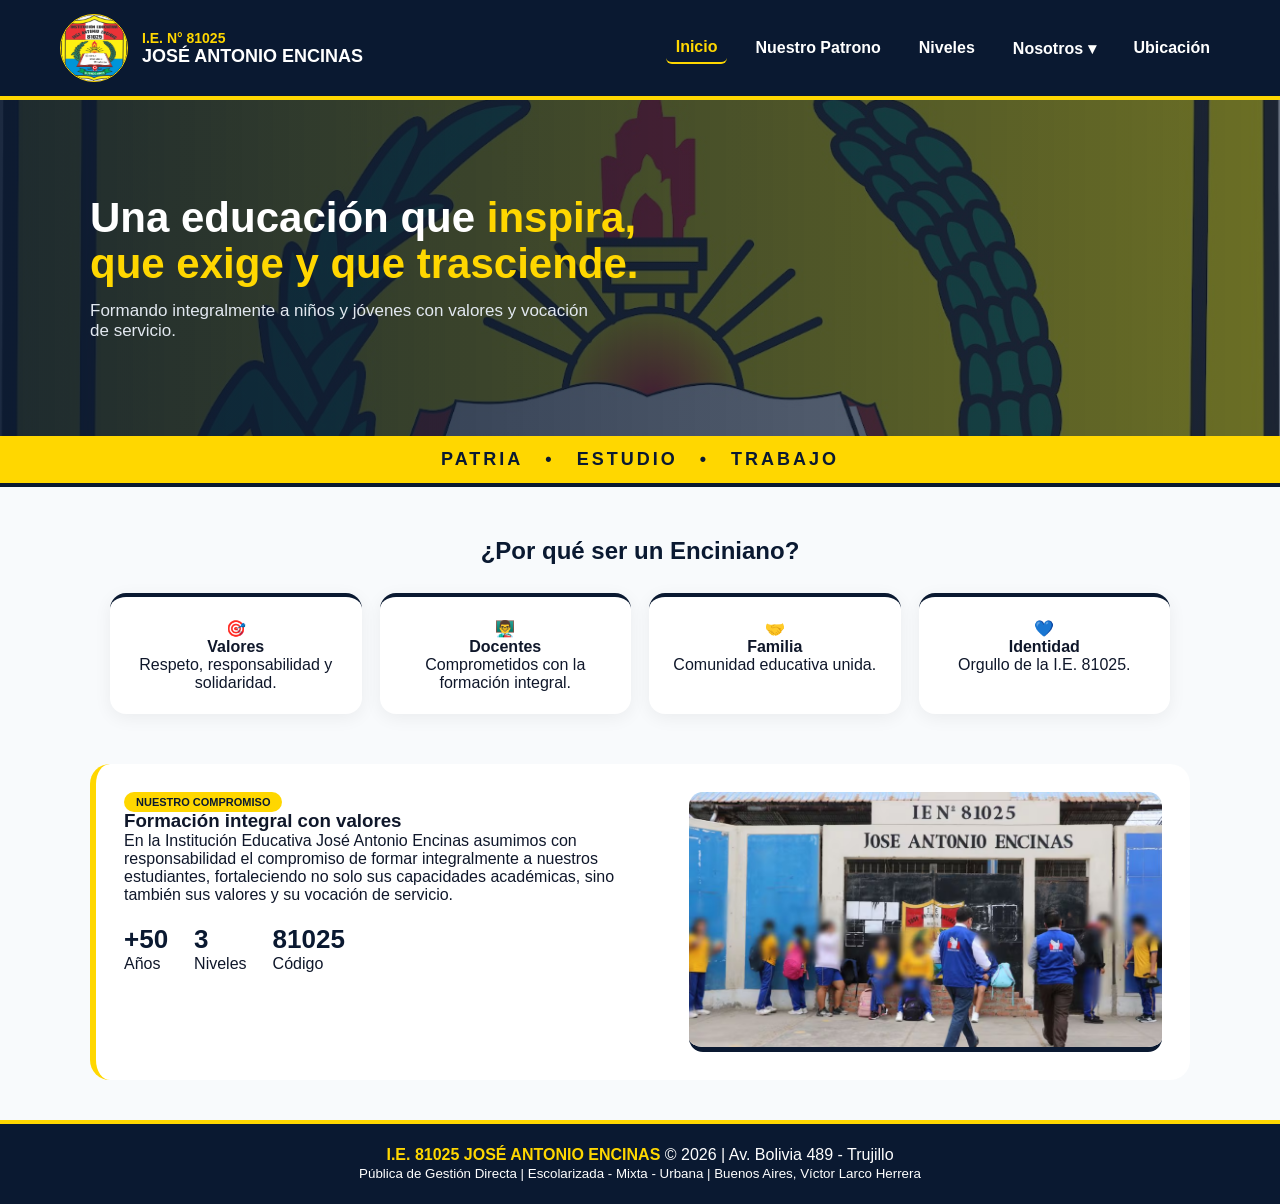
<file: html/index.html>
<!DOCTYPE html>
<html lang="es">
<head>
  <meta charset="UTF-8">
  <meta name="viewport" content="width=device-width, initial-scale=1.0">
  <meta name="description" content="Sitio oficial de la I.E. 81025 José Antonio Encinas - Trujillo">
  <title>I.E. 81025 JOSÉ ANTONIO ENCINAS</title>
  <link rel="stylesheet" href="../css/style.css">
</head>
<body>

  <header class="header-azul">
    <nav aria-label="Navegación principal">
      <div class="logo">
        <img src="../img/Cole.jpeg" alt="Insignia I.E. 81025 José Antonio Encinas" width="70" height="70">
        <h1>
          <small>I.E. N° 81025</small>
          JOSÉ ANTONIO ENCINAS
        </h1>
      </div>

      <div class="menu">
        <a href="index.html" aria-current="page">Inicio</a>
        <a href="../html/inspiracion.html">Nuestro Patrono</a>
        <a href="niveles.html">Niveles</a>
        <div class="dropdown">
          <button 
            type="button"
            class="btn-menu-dropdown" 
            id="btnNosotros" 
            aria-expanded="false" 
            aria-haspopup="true" 
            aria-controls="menuNosotros"
          >
            Nosotros ▾
          </button>
          <div id="menuNosotros" class="dropdown-menu" role="menu">
            <a href="mision.html" role="menuitem">Misión y Visión</a>
            <a href="resena.html" role="menuitem">Reseña Histórica</a>
          </div>
        </div>

        <a href="ubicacion.html">Ubicación</a>
      </div>
    </nav>
  </header>

  <section class="hero" role="banner">
    <div class="hero-text">
      <h2>
        Una educación que 
        <span>inspira, que exige y que trasciende.</span>
      </h2>
      <p class="hero-desc">
        Formando integralmente a niños y jóvenes con valores y vocación de servicio.
      </p>
    </div>
  </section>

  <section class="lema-bar" aria-label="Lema institucional">
    <div class="lema-item">PATRIA</div>
    <div class="lema-dot" aria-hidden="true">•</div>
    <div class="lema-item">ESTUDIO</div>
    <div class="lema-dot" aria-hidden="true">•</div>
    <div class="lema-item">TRABAJO</div>
  </section>

  <main id="contenido">

    <section class="pilares" aria-labelledby="titulo-pilares">
      <h3 id="titulo-pilares">¿Por qué ser un Enciniano?</h3>
      <div class="grid-4">
        <article class="pilar-card">
          <div class="icon" aria-hidden="true">🎯</div>
          <h4>Valores</h4>
          <p>Respeto, responsabilidad y solidaridad.</p>
        </article>
        <article class="pilar-card">
          <div class="icon" aria-hidden="true">👨‍🏫</div>
          <h4>Docentes</h4>
          <p>Comprometidos con la formación integral.</p>
        </article>
        <article class="pilar-card">
          <div class="icon" aria-hidden="true">🤝</div>
          <h4>Familia</h4>
          <p>Comunidad educativa unida.</p>
        </article>
        <article class="pilar-card">
          <div class="icon" aria-hidden="true">💙</div>
          <h4>Identidad</h4>
          <p>Orgullo de la I.E. 81025.</p>
        </article>
      </div>
    </section>

    <section class="historia-resumen">
      <div class="historia-text">
        <span class="eyebrow">NUESTRO COMPROMISO</span>
        <h3>Formación integral con valores</h3>
        <p>
          En la <span class="colegio-resaltado">Institución Educativa José Antonio Encinas</span> 
          asumimos con responsabilidad el compromiso de formar integralmente a nuestros 
          estudiantes, fortaleciendo no solo sus capacidades académicas, sino también 
          sus valores y su vocación de servicio.
        </p>
        <div class="stats">
          <div><strong>+50</strong><span>Años</span></div>
          <div><strong>3</strong><span>Niveles</span></div>
          <div><strong>81025</strong><span>Código</span></div>
        </div>
      </div>
      <div class="historia-img">
        <img src="../img/col.avif" alt="Fachada del colegio José Antonio Encinas" loading="lazy">
      </div>
    </section>

  </main>

   <footer class="footer-azul">
    <p><strong>I.E. 81025 JOSÉ ANTONIO ENCINAS</strong> © 2026 | Av. Bolivia 489 - Trujillo</p>
    <small>Pública de Gestión Directa | Escolarizada - Mixta - Urbana | Buenos Aires, Víctor Larco Herrera</small>
  </footer>

  <script src="../js/index.js"></script>
</body>
</html>
</file>
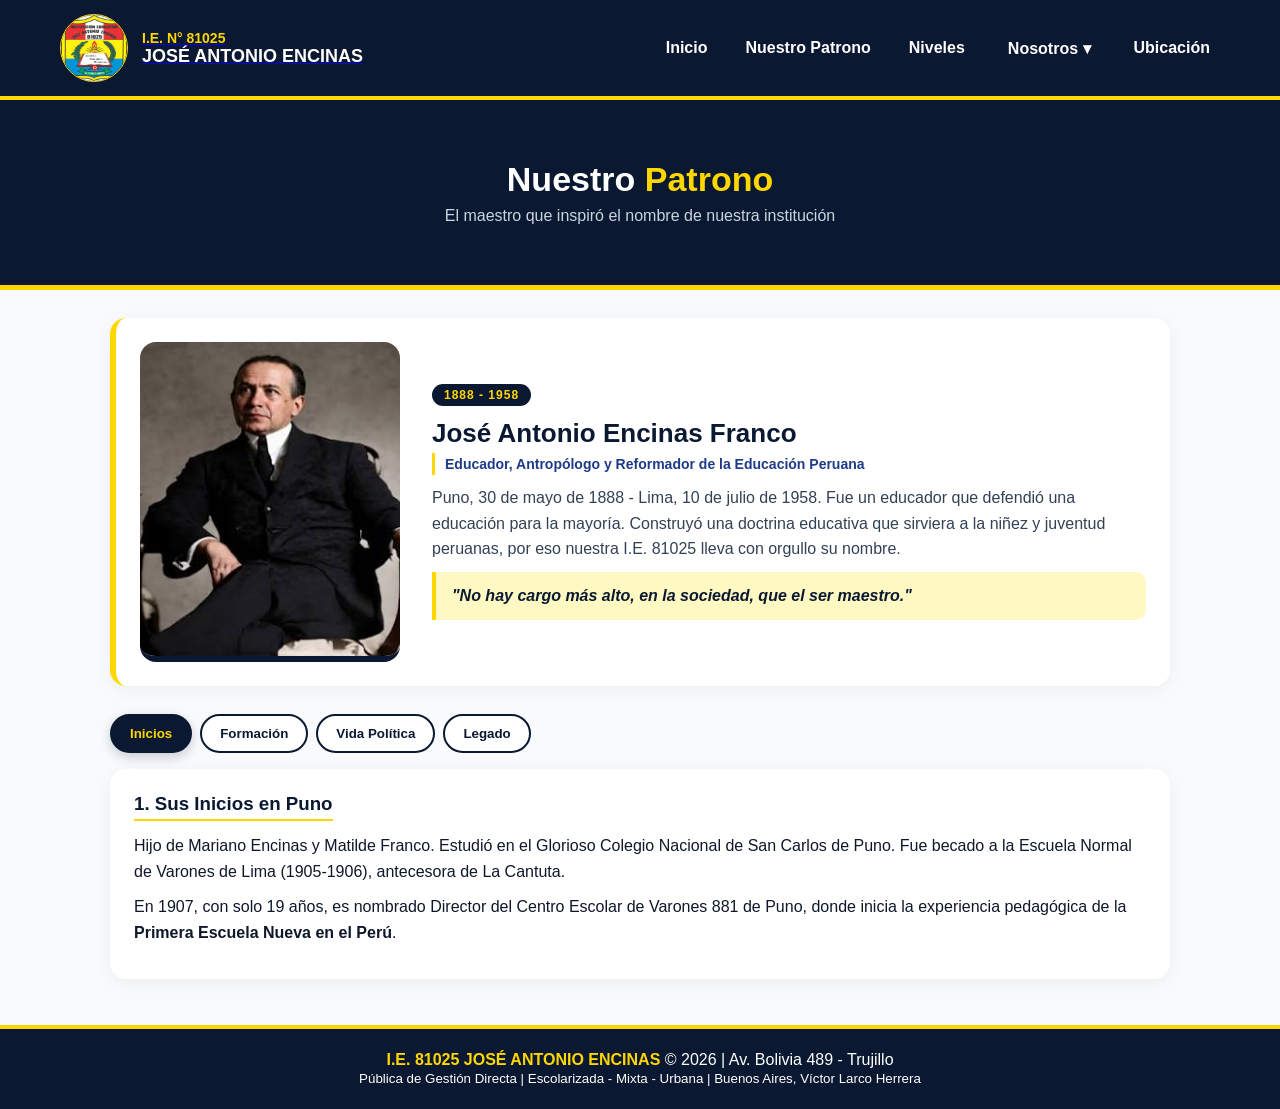
<file: html/inspiracion.html>
<!DOCTYPE html>
<html lang="es">
<head>
  <meta charset="UTF-8">
  <meta name="viewport" content="width=device-width, initial-scale=1">
  <meta name="description" content="Biografía de José Antonio Encinas Franco, patrono de la I.E. 81025">
  <title>Patrono | I.E. 81025 José Antonio Encinas</title>
  <link rel="stylesheet" href="../css/style.css">
  <link rel="stylesheet" href="../css/inspo.css">
</head>
<body>
<header class="header-azul">
  <nav>
    <a href="index.html" class="logo">
      <img src="../img/Cole.jpeg" alt="Insignia">
      <h1><small>I.E. N° 81025</small> JOSÉ ANTONIO ENCINAS</h1>
    </a>
    <div class="menu">
      <a href="index.html">Inicio</a>
      <a href="inspiracion.html">Nuestro Patrono</a> 
      <a href="niveles.html" class="active">Niveles</a>
      <div class="dropdown">
        <button type="button" class="btn-menu-dropdown" id="btnNosotros">Nosotros ▾</button>
        <div id="menuNosotros" class="dropdown-menu">
          <a href="mision.html">Misión y Visión</a>
          <a href="resena.html">Reseña Histórica</a>
          
        </div>
      </div>
      <a href="ubicacion.html">Ubicación</a>
    </div>
  </nav>
</header>

  <section class="hero-mini" role="banner">
    <div class="hero-mini-content">
      <h2>Nuestro <span>Patrono</span></h2>
      <p>El maestro que inspiró el nombre de nuestra institución</p>
    </div>
  </section>

  <main id="contenido" class="patrono-wrap">

    <!-- PRESENTACION -->
    <section class="card presentacion">
      <div class="presentacion-img">
        <img src="../img/Encinas.jpg" alt="Retrato de José Antonio Encinas Franco">
      </div>
      <div class="presentacion-texto">
        <span class="badge">1888 - 1958</span>
        <h2>José Antonio Encinas Franco</h2>
        <p class="cargo">Educador, Antropólogo y Reformador de la Educación Peruana</p>
        <p class="resumen">
          Puno, 30 de mayo de 1888 - Lima, 10 de julio de 1958. Fue un educador que defendió 
          una educación para la mayoría. Construyó una doctrina educativa que sirviera a la 
          niñez y juventud peruanas, por eso nuestra I.E. 81025 lleva con orgullo su nombre.
        </p>
        <blockquote class="frase">
          "No hay cargo más alto, en la sociedad, que el ser maestro."
        </blockquote>
      </div>
    </section>

    <!-- BIOGRAFIA EN TABS INTERACTIVOS -->
    <div class="tabs" role="tablist" aria-label="Biografía de Encinas">
      <button role="tab" aria-selected="true" aria-controls="tab1" id="btn-tab1" class="tab-btn active">Inicios</button>
      <button role="tab" aria-selected="false" aria-controls="tab2" id="btn-tab2" class="tab-btn">Formación</button>
      <button role="tab" aria-selected="false" aria-controls="tab3" id="btn-tab3" class="tab-btn">Vida Política</button>
      <button role="tab" aria-selected="false" aria-controls="tab4" id="btn-tab4" class="tab-btn">Legado</button>
    </div>

    <div class="tabs-contenido">
      <section id="tab1" role="tabpanel" aria-labelledby="btn-tab1" class="card tab-panel active">
        <h3>1. Sus Inicios en Puno</h3>
        <p>
          Hijo de Mariano Encinas y Matilde Franco. Estudió en el Glorioso Colegio Nacional 
          de San Carlos de Puno. Fue becado a la Escuela Normal de Varones de Lima (1905-1906),
          antecesora de La Cantuta.
        </p>
        <p>
          En 1907, con solo 19 años, es nombrado Director del Centro Escolar de Varones 881 de Puno,
          donde inicia la experiencia pedagógica de la <strong>Primera Escuela Nueva en el Perú</strong>.
        </p>
      </section>

      <section id="tab2" role="tabpanel" aria-labelledby="btn-tab2" class="card tab-panel" hidden>
        <h3>2. Formación Internacional</h3>
        <ul class="lista">
          <li>Bachiller y Doctor en Letras y Jurisprudencia - UNMSM</li>
          <li>M.Sc. en Antropología - Universidad de Cambridge, Inglaterra</li>
          <li>Doctor en Ciencias de la Educación - Universidad de La Sorbona, París</li>
          <li>Estudios en Bolonia, Padua y Oxford. Becario Carnegie 1927</li>
          <li>Profesor de Psicología en la Universidad de San Carlos de Guatemala</li>
        </ul>
      </section>
      <section id="tab3" role="tabpanel" aria-labelledby="btn-tab3" class="card tab-panel" hidden>
        <h3>3. Vida Política y Exilio</h3>
        <p>
          Diputado por Puno en 1919 para la Asamblea que dio la Constitución de 1920.
          Diputado por Lima hasta 1924. Su oposición a la reelección de Leguía le valió ser 
          deportado a Guatemala.
        </p>
        <p>
          A su retorno en 1930 tras la caída de Leguía, fue nombrado <strong>Rector de la 
          Universidad Nacional Mayor de San Marcos en 1931</strong>. Entre 1933 y 1950 fue 
          desterrado 3 veces. Senador por Puno en 1945 y reelecto en 1950.
        </p>
      </section>

      <section id="tab4" role="tabpanel" aria-labelledby="btn-tab4" class="card tab-panel destacado" hidden>
        <h3>4. Su Legado: El Plan Dalton</h3>
        <p>
          El 30 de mayo de 1933 funda junto a sus hermanos el <strong>Colegio Dalton en Lince, Lima</strong>,
          para poner en práctica el innovador sistema de la pedagoga norteamericana Helen Parkhurst.
        </p>
        <p>
          <strong>¿Por qué nuestro colegio lleva su nombre?</strong> Porque Encinas luchó por una escuela 
          pública, gratuita, crítica y centrada en el niño, no en la memorización. Su obra 
          <em>"Un Ensayo de Escuela Nueva en el Perú"</em> (1932) es la base de la educación moderna peruana.
        </p>
        <button class="btn-libros" id="btnObras" aria-expanded="false" aria-controls="obras">
          Ver sus obras principales ▾
        </button>
        <div id="obras" class="obras-ocultas" hidden>
          <p>
            • Un Ensayo de escuela nueva en el Perú<br>
            • La educación: su función social<br>
            • Causas de la Criminalidad Indígena<br>
            • Historia de las universidades de Bolonia y Padua
          </p>
        </div>
      </section>
    </div>

  </main>

  <!-- FOOTER IGUAL AL INDEX -->
  <footer class="footer-azul">
    <p><strong>I.E. 81025 JOSÉ ANTONIO ENCINAS</strong> © 2026 | Av. Bolivia 489 - Trujillo</p>
    <small>Pública de Gestión Directa | Escolarizada - Mixta - Urbana | Buenos Aires, Víctor Larco Herrera</small>
  </footer>

  <script src="../js/inspo.js"></script>
</body>
</html>
</file>
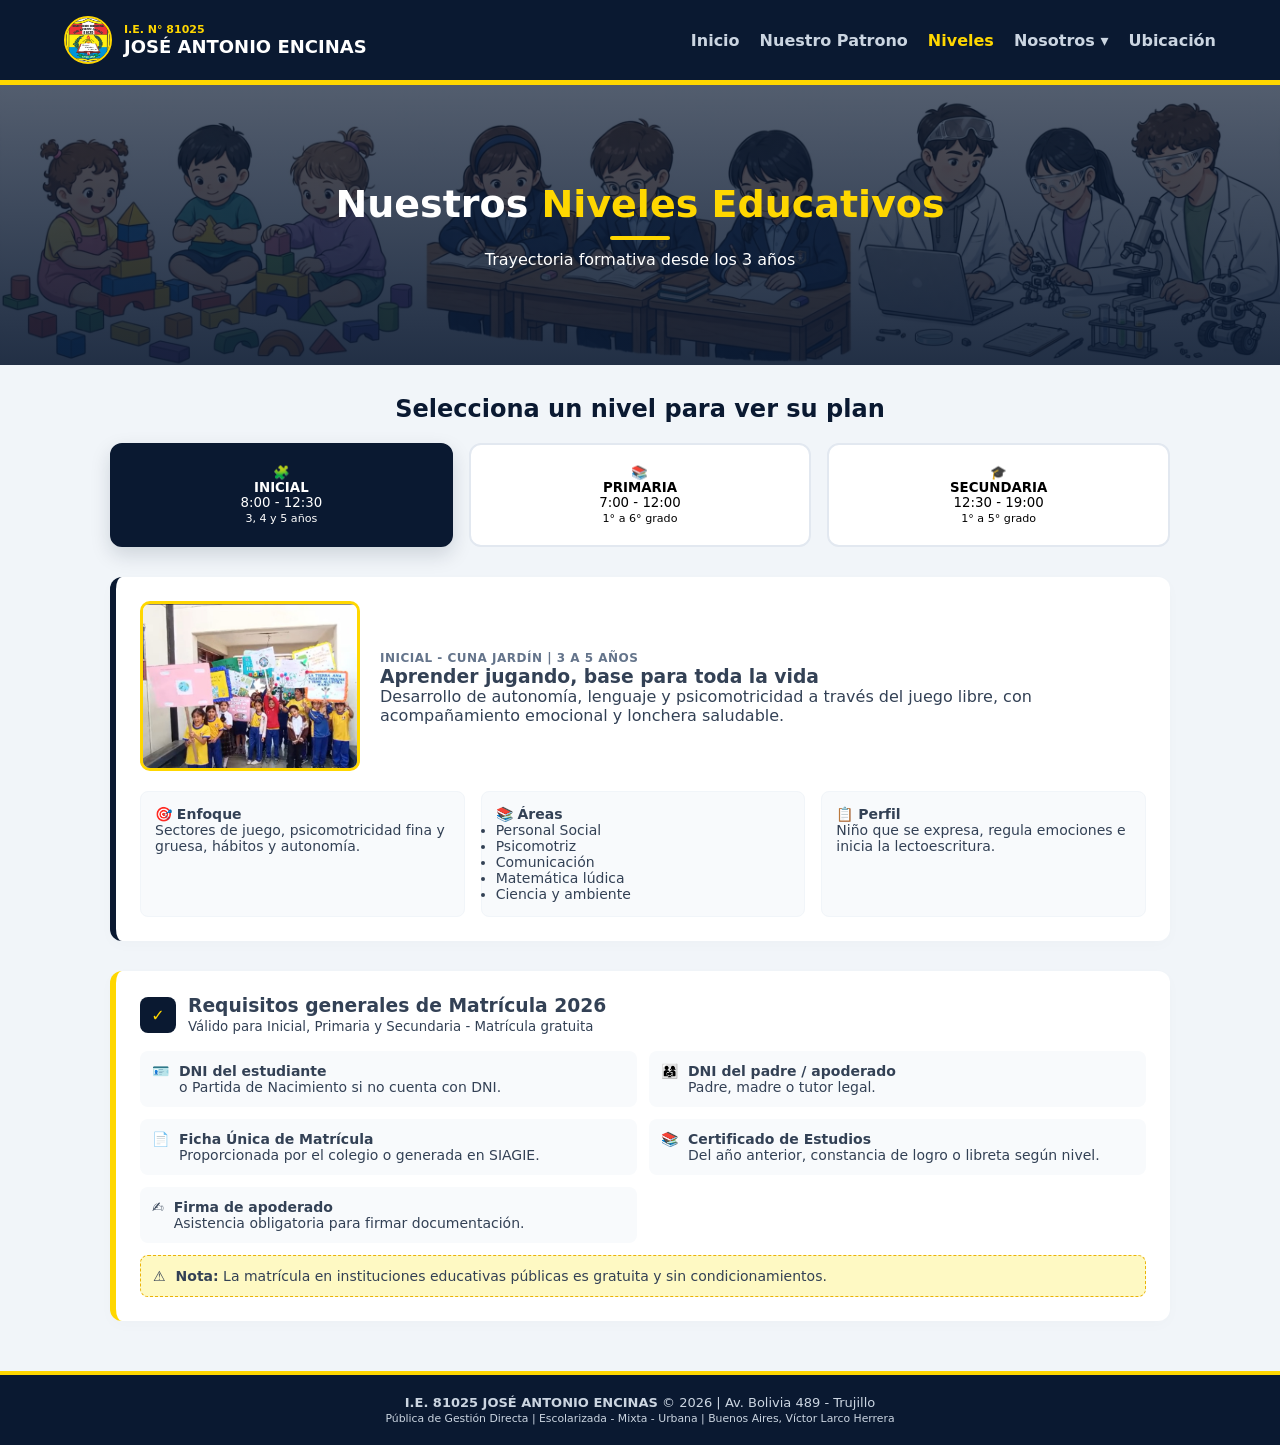
<file: html/niveles.html>
<!DOCTYPE html>
<html lang="es">
<head>
  <meta charset="UTF-8">
  <meta name="viewport" content="width=device-width,initial-scale=1">
  <title>Niveles | I.E. 81025 JOSÉ ANTONIO ENCINAS</title>
  <link rel="stylesheet" href="../css/niveles.css">
</head>
<body>
<header class="header-azul">
  <nav>
    <a href="index.html" class="logo">
      <img src="../img/Cole.jpeg" alt="Insignia">
      <h1><small>I.E. N° 81025</small> JOSÉ ANTONIO ENCINAS</h1>
    </a>
    <div class="menu">
      <a href="index.html">Inicio</a>
      <a href="inspiracion.html">Nuestro Patrono</a> 
      <a href="niveles.html" class="active">Niveles</a>
      <div class="dropdown">
        <button type="button" class="btn-menu-dropdown">Nosotros ▾</button>
        <div id="menuNosotros" class="dropdown-menu">
          <a href="mision.html">Misión y Visión</a>
          <a href="resena.html">Reseña Histórica</a>

        </div>
      </div>
      <a href="ubicacion.html">Ubicación</a>
    </div>
  </nav>
</header>

<section class="hero-niveles">
  <div class="hero-niveles-bg"></div>
  <div class="hero-niveles-text"><h2>Nuestros <span>Niveles Educativos</span></h2><div class="barra-hero"></div><p>Trayectoria formativa desde los 3 años</p></div>
</section>

<main id="contenido">
  <!-- HORARIOS -->
  <section class="horarios-wrap">
    <h3 class="titulo-seccion">Selecciona un nivel para ver su plan</h3>
    <div class="grid-3">
      <button class="hor-card active" data-nivel="inicial"><div class="hor-icon ini">🧩</div><strong>INICIAL</strong><p>8:00 - 12:30</p><small>3, 4 y 5 años</small></button>
      <button class="hor-card" data-nivel="primaria"><div class="hor-icon pri">📚</div><strong>PRIMARIA</strong><p>7:00 - 12:00</p><small>1° a 6° grado</small></button>
      <button class="hor-card" data-nivel="secundaria"><div class="hor-icon sec">🎓</div><strong>SECUNDARIA</strong><p>12:30 - 19:00</p><small>1° a 5° grado</small></button>
    </div>
  </section>

  <!-- DETALLE -->
  <section class="detalle-wrap">
    <!-- INICIAL -->
    <article id="det-inicial" class="detalle-nivel activo">
      <div class="detalle-top">
        
        <img src="../img/inicial.jpeg" alt="Niño de inicial en actividad" class="foto-nivel">
        <div>
          <span class="nivel-tag ini">INICIAL - CUNA JARDÍN | 3 a 5 años</span>
          <h3>Aprender jugando, base para toda la vida</h3>
          <p>Desarrollo de autonomía, lenguaje y psicomotricidad a través del juego libre, con acompañamiento emocional y lonchera saludable.</p>
        </div>
      </div>
      <div class="detalle-grid">
        <div><h4>🎯 Enfoque</h4><p>Sectores de juego, psicomotricidad fina y gruesa, hábitos y autonomía.</p></div>
        <div><h4>📚 Áreas</h4><ul><li>Personal Social</li><li>Psicomotriz</li><li>Comunicación</li><li>Matemática lúdica</li><li>Ciencia y ambiente</li></ul></div>
        <div><h4>📋 Perfil</h4><p>Niño que se expresa, regula emociones e inicia la lectoescritura.</p></div>
      </div>
    </article>

    <!-- PRIMARIA -->
    <article id="det-primaria" class="detalle-nivel">
      <div class="detalle-top">
    
        <img src="../img/primaria.jpg" alt="Primaria" class="foto-nivel">
        <div>
          <span class="nivel-tag pri">PRIMARIA - EBR | 1° a 6° grado</span>
          <h3>Consolidación de competencias fundamentales</h3>
          <p>Aprendizaje por competencias con evaluación formativa, plan lector y razonamiento matemático.</p>
        </div>
      </div>
      <div class="detalle-grid">
        <div><h4>🎯 Enfoque</h4><p>Acompañamiento tutorial permanente y trabajo por proyectos.</p></div>
        <div><h4>📚 Áreas fortalecidas</h4><ul><li>Comunicación y Plan Lector</li><li>Matemática y Razonamiento</li><li>Ciencia y Tecnología</li><li>Personal Social + Inglés</li></ul></div>
        <div><h4>🏅 Logros</h4><p>Participación en concursos de comprensión lectora y matemática - ONEM Primaria.</p></div>
      </div>
    </article>

    <!-- SECUNDARIA -->
    <article id="det-secundaria" class="detalle-nivel">
      <div class="detalle-top">
      
        <img src="..//img/secundaria.jpg" alt="Secundaria" class="foto-nivel">
        <div>
          <span class="nivel-tag sec">SECUNDARIA - EBR | 1° a 5° grado</span>
          <h3>Formación para el trabajo y ciudadanía</h3>
          <p>Desarrollo de pensamiento crítico, proyecto de vida y competencias técnicas para postular a superior.</p>
        </div>
      </div>
      <div class="detalle-grid">
        <div><h4>🎯 Enfoque</h4><p>Proyecto de vida, ciudadanía y orientación vocacional.</p></div>
        <div><h4>📚 Áreas</h4><ul><li>Desarrollo Personal y Ciudadanía</li><li>Matemática </li><li>Comunicación </li>CyT<li></li></ul></div>
        <div><h4>🎓 Perfil</h4><p>Joven con valores encinianos, capaz de postular a universidad e instituto.</p></div>
      </div>
    </article>
  </section>

  <!-- REQUISITOS GENERALES -->
  <section class="requisitos-wrap">
    <div class="requisitos-card">
      <div class="req-head">
        <span class="req-icon">✓</span>
        <div>
          <h3>Requisitos generales de Matrícula 2026</h3>
          <small>Válido para Inicial, Primaria y Secundaria - Matrícula gratuita</small>
        </div>
      </div>
      <div class="req-grid">
        <div class="req-item"><span>🪪</span><p><strong>DNI del estudiante</strong><br>o Partida de Nacimiento si no cuenta con DNI.</p></div>
        <div class="req-item"><span>👨‍👩‍👧</span><p><strong>DNI del padre / apoderado</strong><br>Padre, madre o tutor legal.</p></div>
        <div class="req-item"><span>📄</span><p><strong>Ficha Única de Matrícula</strong><br>Proporcionada por el colegio o generada en SIAGIE.</p></div>
        <div class="req-item"><span>📚</span><p><strong>Certificado de Estudios</strong><br>Del año anterior, constancia de logro o libreta según nivel.</p></div>
        <div class="req-item"><span>✍️</span><p><strong>Firma de apoderado</strong><br>Asistencia obligatoria para firmar documentación.</p></div>
        <div class="req-item nota"><span>⚠️</span><p><strong>Nota:</strong> La matrícula en instituciones educativas públicas es gratuita y sin condicionamientos.</p></div>
      </div>
    </div>
  </section>
</main>
 <footer class="footer-azul">
    <p><strong>I.E. 81025 JOSÉ ANTONIO ENCINAS</strong> © 2026 | Av. Bolivia 489 - Trujillo</p>
    <small>Pública de Gestión Directa | Escolarizada - Mixta - Urbana | Buenos Aires, Víctor Larco Herrera</small>
  </footer>
<script src="../js/niveles.js"></script>
</body>
</html>
</file>
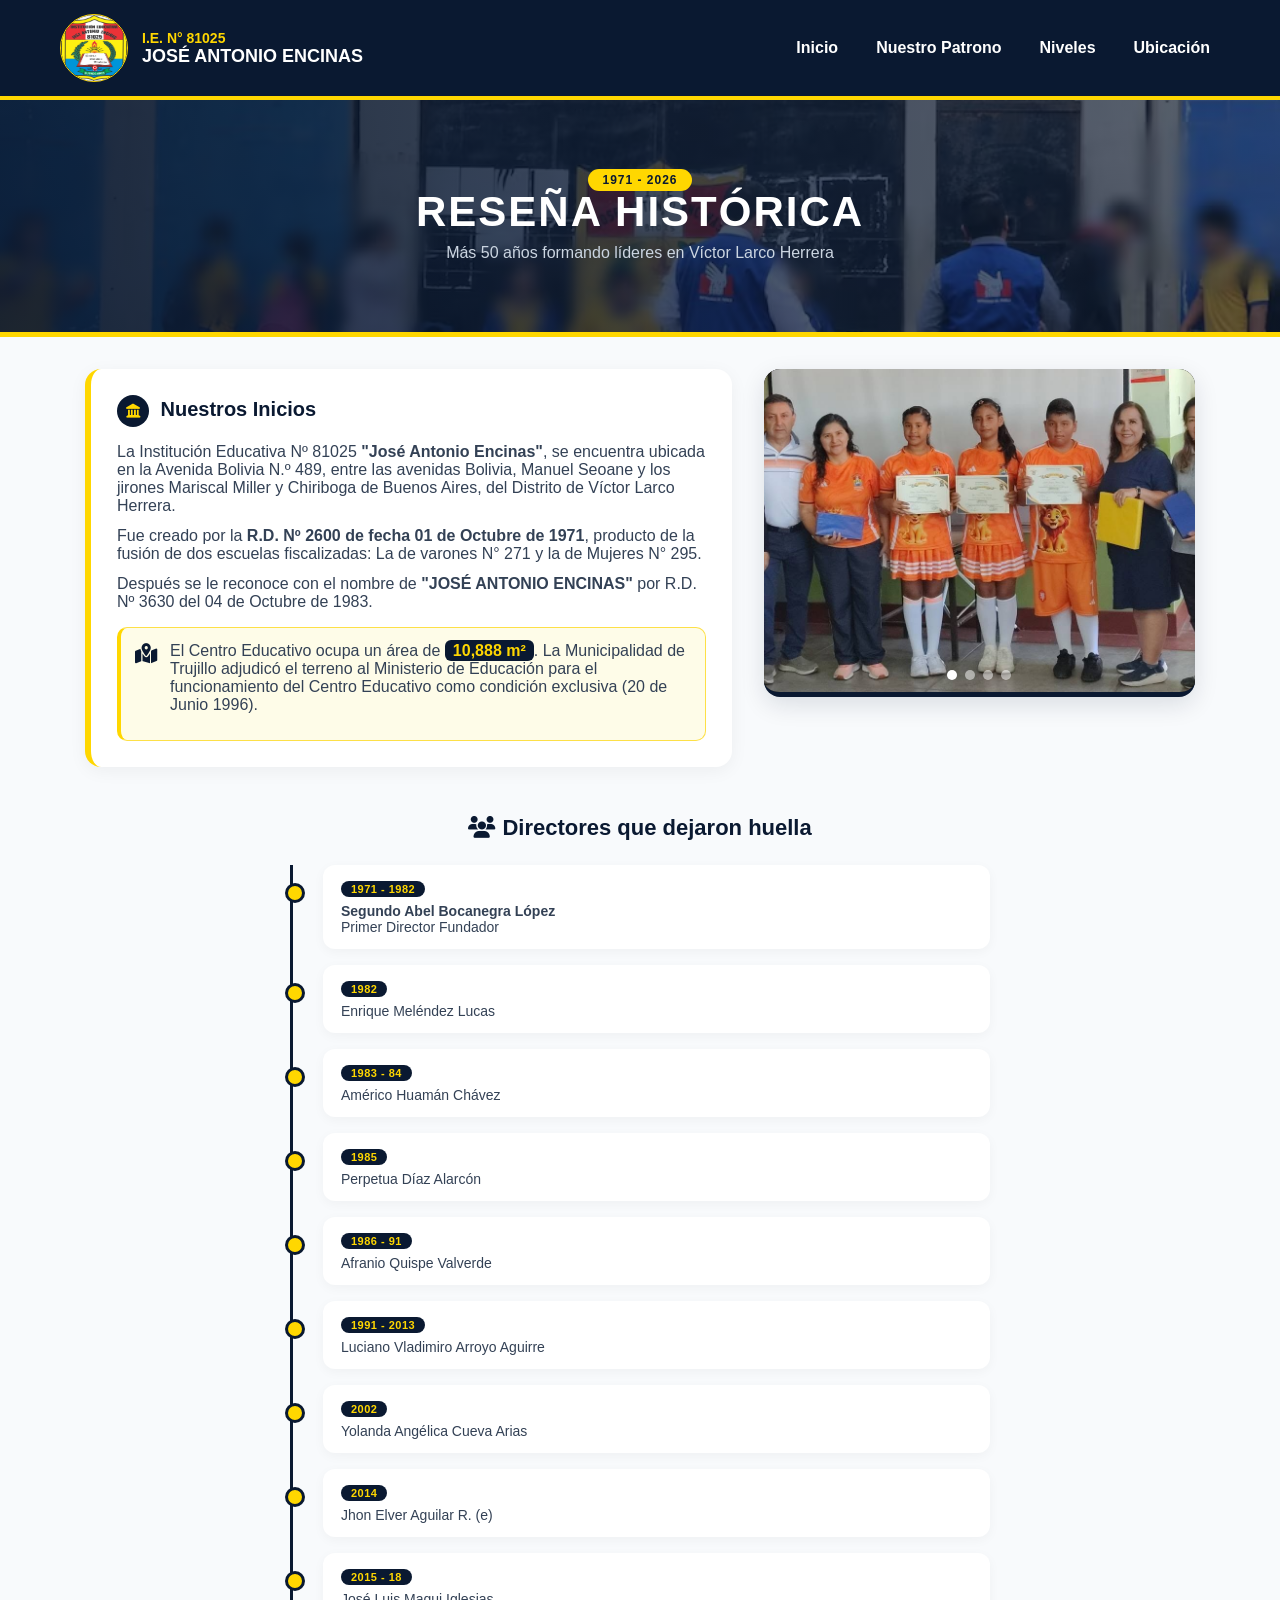
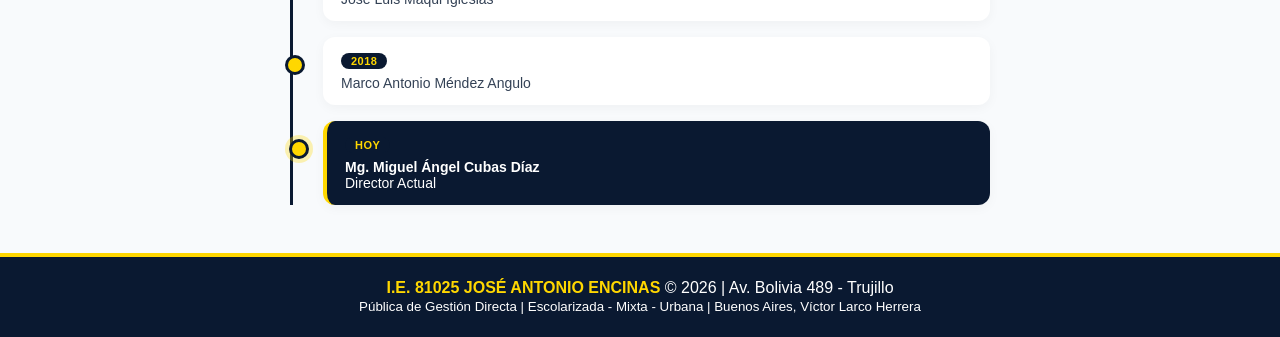
<file: html/resena.html>
<!DOCTYPE html>
<html lang="es">
<head>
  <meta charset="UTF-8">
  <meta name="viewport" content="width=device-width, initial-scale=1.0">
  <meta name="description" content="Reseña histórica de la I.E. 81025 José Antonio Encinas - 54 años de historia">
  <title>Reseña Histórica | I.E. 81025 José Antonio Encinas</title>
  <link rel="stylesheet" href="../css/style.css">
  <link rel="stylesheet" href="../css/resena.css">
  <link rel="stylesheet" href="https://cdnjs.cloudflare.com/ajax/libs/font-awesome/6.5.0/css/all.min.css">
</head>
<body>

  <header class="header-azul">
    <nav aria-label="Navegación principal">
      <div class="logo">
        <img src="../img/Cole.jpeg" alt="Insignia I.E. 81025">
        <h1>
          <small>I.E. N° 81025</small>
          JOSÉ ANTONIO ENCINAS
        </h1>
      </div>
      <div class="menu">
        <a href="index.html">Inicio</a>
        <a href="../html/inspiracion.html">Nuestro Patrono</a>
        <a href="niveles.html">Niveles</a>
        <a href="ubicacion.html">Ubicación</a>
      </div>
    </nav>
  </header>
  <section class="resena-hero" role="banner">
    <div class="hero-overlay"></div>
    <div class="hero-content">
      <span class="badge-hero">1971 - 2026</span>
      <h1>RESEÑA HISTÓRICA</h1>
      <p>Más 50 años formando líderes en Víctor Larco Herrera</p>
    </div>
  </section>

  <main id="contenido" class="contenedor-resena">

    <div class="grid-historia">

      <div class="texto-historico">
        <h2>
          <i class="fa-solid fa-landmark" aria-hidden="true"></i>
          Nuestros Inicios
        </h2>

        <p>
          La Institución Educativa Nº 81025
          <strong>"José Antonio Encinas"</strong>, se encuentra ubicada en la Avenida
          Bolivia N.º 489, entre las avenidas Bolivia, Manuel Seoane y los jirones
          Mariscal Miller y Chiriboga de Buenos Aires, del Distrito de Víctor Larco Herrera.
        </p>

        <p>
          Fue creado por la <strong>R.D. Nº 2600 de fecha 01 de Octubre de 1971</strong>,
          producto de la fusión de dos escuelas fiscalizadas: La de varones N° 271 y la de
          Mujeres N° 295.
        </p>

        <p>
          Después se le reconoce con el nombre de
          <strong>"JOSÉ ANTONIO ENCINAS"</strong> por R.D. Nº 3630 del 04 de Octubre de 1983.
        </p>

        <div class="dato-terreno">
          <i class="fa-solid fa-map-location-dot" aria-hidden="true"></i>
          <p>
            El Centro Educativo ocupa un área de
            <span class="badge">10,888 m²</span>.
            La Municipalidad de Trujillo adjudicó el terreno al Ministerio de Educación
            para el funcionamiento del Centro Educativo como condición exclusiva
            (20 de Junio 1996).
          </p>
        </div>
      </div>

      <div class="carrusel-auto" aria-label="Galería de fotos históricas">
        <div class="slides">
          <img src="../img/img1.jpeg" alt="Premiación de estudiantes 1" class="slide active">
          <img src="../img/img2.jpg" alt="Premiación de estudiantes 2" class="slide">
          <img src="../img/img3.jpg" alt="Fachada del colegio" class="slide">
          <img src="../img/img4.jpg" alt="Estudiantes en actividad" class="slide">
        </div>
        <div class="carrusel-dots" role="tablist" aria-label="Controles de galería"></div>
      </div>

    </div>

    <!-- LINEA DE TIEMPO -->
    <section aria-labelledby="titulo-directores">
      <h2 id="titulo-directores" class="titulo-directores">
        <i class="fa-solid fa-users" aria-hidden="true"></i>
        Directores que dejaron huella
      </h2>

      <div class="timeline">
        <div class="timeline-item">
          <span>1971 - 1982</span>
          <p><strong>Segundo Abel Bocanegra López</strong><br>Primer Director Fundador</p>
        </div>

        <div class="timeline-item">
          <span>1982</span>
          <p>Enrique Meléndez Lucas</p>
        </div>

        <div class="timeline-item">
          <span>1983 - 84</span>
          <p>Américo Huamán Chávez</p>
        </div>

        <div class="timeline-item">
          <span>1985</span>
          <p>Perpetua Díaz Alarcón</p>
        </div>

        <div class="timeline-item">
          <span>1986 - 91</span>
          <p>Afranio Quispe Valverde</p>
        </div>

        <div class="timeline-item">
          <span>1991 - 2013</span>
          <p>Luciano Vladimiro Arroyo Aguirre</p>
        </div>

        <div class="timeline-item">
          <span>2002</span>
          <p>Yolanda Angélica Cueva Arias</p>
        </div>

        <div class="timeline-item">
          <span>2014</span>
          <p>Jhon Elver Aguilar R. (e)</p>
        </div>

        <div class="timeline-item">
          <span>2015 - 18</span>
          <p>José Luis Maqui Iglesias</p>
        </div>

        <div class="timeline-item">
          <span>2018</span>
          <p>Marco Antonio Méndez Angulo</p>
        </div>

        <div class="timeline-item actual">
          <span>HOY</span>
          <p><strong>Mg. Miguel Ángel Cubas Díaz</strong><br>Director Actual</p>
        </div>
      </div>
    </section>

  </main>
 <footer class="footer-azul">
    <p><strong>I.E. 81025 JOSÉ ANTONIO ENCINAS</strong> © 2026 | Av. Bolivia 489 - Trujillo</p>
    <small>Pública de Gestión Directa | Escolarizada - Mixta - Urbana | Buenos Aires, Víctor Larco Herrera</small>
  </footer>

  <script src="../js/index.js"></script>
  <script src="../js/resena.js"></script>
</body>
</html>
</file>
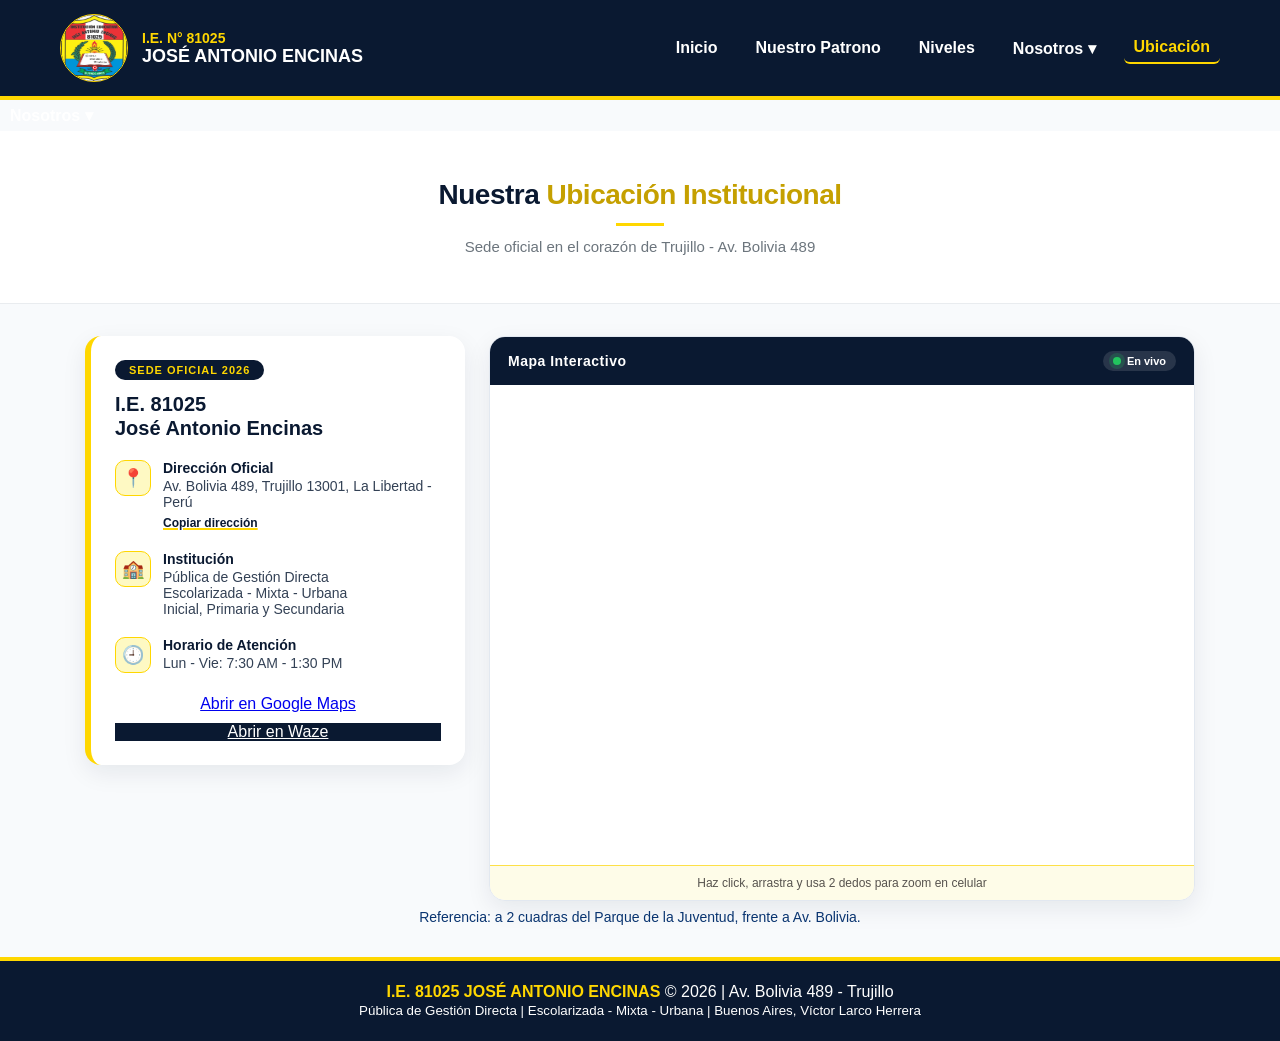
<file: html/ubicacion.html>
<!DOCTYPE html>
<html lang="es">
<head>
  <meta charset="UTF-8">
  <meta name="viewport" content="width=device-width, initial-scale=1">
  <meta name="description" content="Ubicación oficial de la I.E. 81025 José Antonio Encinas - Av. Bolivia 489 Trujillo">
  <title>Ubicación | I.E. 81025 José Antonio Encinas</title>
  <link rel="stylesheet" href="../css/style.css">
  <link rel="stylesheet" href="../css/ubicacion.css">
</head>
<body>
   <div id="cabecera"></div>
 <script src="../js/cabecera.js"></script>
 <div class="dropdown">
  <button type="button" id="btnNosotros" class="btn-menu-dropdown">Nosotros ▾</button>
  <div id="menuNosotros" class="dropdown-menu">
    <a href="mision.html">Misión y Visión</a>
    <a href="resena.html">Reseña Histórica</a>
  </div>
</div>
<section class="hero-mini" style="padding: 48px 20px; background: #FFFFFF; text-align: center; border-bottom: 1px solid #E9ECEF;">
  <h2 style="color: #0A1931; font-size: 28px; font-weight: 700; margin: 0 0 8px 0; letter-spacing: -0.5px;">
    Nuestra <span style="color: #C5A000;">Ubicación Institucional</span>
  </h2>
  <div style="width: 48px; height: 3px; background: #FFD700; margin: 12px auto;"></div>
  <p style="color: #6C757D; font-size: 15px; margin: 0; font-weight: 400;">
    Sede oficial en el corazón de Trujillo - Av. Bolivia 489
  </p>
</section>
  <main id="contenido" class="ubicacion-wrap">

    <div class="grid-ubicacion">

      <div class="card info-card">
        <div class="badge-ub">SEDE OFICIAL 2026</div>
        <h3>I.E. 81025<br>José Antonio Encinas</h3>

        <div class="dato">
          <div class="icon" aria-hidden="true">📍</div>
          <div>
            <strong>Dirección Oficial</strong>
            <p id="direccion-text">Av. Bolivia 489, Trujillo 13001, La Libertad - Perú</p>
            <button class="link-btn" id="btnCopiar" type="button">
              Copiar dirección
            </button>
            <span id="copiado-msg" class="copiado-msg" aria-live="polite"></span>
          </div>
        </div>

        <div class="dato">
          <div class="icon" aria-hidden="true">🏫</div>
          <div>
            <strong>Institución</strong>
            <p>
              Pública de Gestión Directa<br>
              Escolarizada - Mixta - Urbana<br>
              Inicial, Primaria y Secundaria
            </p>
          </div>
        </div>

        <div class="dato">
          <div class="icon" aria-hidden="true">🕘</div>
          <div>
            <strong>Horario de Atención</strong>
            <p>
              Lun - Vie: 7:30 AM - 1:30 PM<br>
            </p>
          </div>
        </div>

        <div class="acciones">
          <a 
            href="https://www.google.com/maps/search/?api=1&query=Av.+Bolivia+489+Trujillo" 
            target="_blank" 
            rel="noopener"
            class="btn primary full"
          >
            Abrir en Google Maps
          </a>
          <a 
            href="https://waze.com/ul?q=Av.%20Bolivia%20489%20Trujillo" 
            target="_blank" 
            rel="noopener"
            class="btn secondary full dark"
          >
            Abrir en Waze
          </a>
        </div>
      </div>

      <div class="card mapa-card">
        <div class="mapa-header">
          <h4>Mapa Interactivo</h4>
          <span class="live">
            <span class="dot" aria-hidden="true"></span>
            En vivo
          </span>
        </div>

        <iframe 
          class="mapa-frame"
          title="Mapa de la I.E. 81025 José Antonio Encinas"
          src="https://www.google.com/maps?q=Av.+Bolivia+489,+Trujillo,+Peru&z=16&output=embed"
          loading="lazy" 
          allowfullscreen 
          referrerpolicy="no-referrer-when-downgrade">
        </iframe>

        <div class="mapa-footer">
          Haz click, arrastra y usa 2 dedos para zoom en celular
        </div>
      </div>

    </div>
   <p style="font-size:14px;color:#093470;margin-top:8px">Referencia: a 2 cuadras del Parque de la Juventud, frente a Av. Bolivia.</p>
  </main>
  <footer class="footer-azul">
    <p><strong>I.E. 81025 JOSÉ ANTONIO ENCINAS</strong> © 2026 | Av. Bolivia 489 - Trujillo</p>
    <small>Pública de Gestión Directa | Escolarizada - Mixta - Urbana | Buenos Aires, Víctor Larco Herrera</small>
  </footer>

  <script src="../js/index.js"></script>
  <script src="../js/ubicacion.js"></script>
</body>
</html>
</file>
<file: css/style.css>
/* ---------- 1. VARIABLES ---------- */
:root {
  --azul: #0A1931;
  --amarillo: #FFD700;
  --blanco: #ffffff;
  --gris-claro: #f8fafc;
  --gris: #64748b;
}

/* ---------- 2. BASE ---------- */
* {
  margin: 0;
  padding: 0;
  box-sizing: border-box;
}

body {
  font-family: 'Segoe UI', Arial, sans-serif;
  background: var(--gris-claro);
  color: #0f172a;
  overflow-x: hidden; /* Evita desplazamientos raros a los lados en celulares */
}

img {
  display: block;
  max-width: 100%;
  height: auto;
}

/* ---------- 3. HEADER ---------- */
.header-azul {
  background: var(--azul);
  border-bottom: 4px solid var(--amarillo);
  position: sticky;
  top: 0;
  z-index: 1000;
}

.header-azul nav {
  max-width: 1200px;
  margin: 0 auto;
  padding: 14px 20px;
  display: flex;
  justify-content: space-between;
  align-items: center;
  position: relative;
}

.logo {
  display: flex;
  align-items: center;
  gap: 14px;
}

.logo img {
  width: 68px;
  height: 68px;
  border-radius: 50%;
  border: 1px solid var(--amarillo);
}

.logo h1 {
  color: var(--blanco);
  font-size: 18px;
}

.logo h1 small {
  display: block;
  color: var(--amarillo);
  font-size: 14px;
}
.menu-toggle {
  display: none;
  background: transparent;
  border: none;
  color: var(--blanco);
  font-size: 28px;
  cursor: pointer;
  padding: 4px 8px;
}

/* ---------- 4. MENU ---------- */
.menu {
  display: flex;
  align-items: center;
  gap: 18px;
}

.menu a {
  color: var(--blanco);
  font-weight: 600;
  font-size: 16px;
  padding: 6px 10px;
  border-radius: 6px;
  text-decoration: none;
  transition: all 0.2s ease;
}

.menu a:hover {
  color: var(--amarillo);
  background: rgba(255,255,255,.1);
}

.menu a[aria-current="page"] {
  color: var(--amarillo);
  border-bottom: 2px solid var(--amarillo);
}

/* ---------- 5. DROPDOWN NOSOTROS ---------- */
.dropdown {
  position: relative;
}

.btn-menu-dropdown {
  background: transparent;
  border: none;
  color: var(--blanco);
  font-size: 16px;
  font-weight: 600;
  cursor: pointer;
  padding: 6px 10px;
  font-family: inherit;
}

.dropdown-menu {
  display: none;
  position: absolute;
  top: 130%;
  right: 0;
  background: var(--blanco);
  min-width: 230px;
  border-radius: 12px;
  border: 1px solid #e2e8f0;
  box-shadow: 0 15px 35px rgba(0,0,0,.25);
  z-index: 9999;
  overflow: hidden;
}

/* Fuerza el despliegue cuando el script inyecta la clase */
.dropdown-menu.show {
  display: block !important;
}

.dropdown-menu a {
  display: block;
  padding: 12px 16px;
  color: #0A1931 !important;
  font-size: 14px;
  border-radius: 0;
}

.dropdown-menu a:hover {
  background: #fef9c3;
  color: #0A1931;
}

/* ---------- 6. HERO ---------- */
.hero {
  background: 
    linear-gradient(90deg, rgba(10,25,49,.92), rgba(10,25,49,.6)),
    url('../img/Cole.jpeg');
  background-size: cover;
  background-position: center;
  padding: 95px 24px;
}

.hero-text {
  max-width: 1100px;
  margin: 0 auto;
}

.hero h2 {
  color: var(--blanco);
  font-size: 42px;
  max-width: 620px;
  line-height: 1.1;
}

.hero h2 span {
  color: var(--amarillo);
}

.hero-desc {
  color: #e2e8f0;
  margin-top: 14px;
  max-width: 520px;
  font-size: 17px;
}

/* ---------- 7. LEMA ---------- */
.lema-bar {
  background: var(--amarillo);
  color: var(--azul);
  display: flex;
  justify-content: center;
  align-items: center;
  gap: 22px;
  padding: 13px 20px;
  font-weight: 900;
  letter-spacing: 3px;
  font-size: 18px;
  border-bottom: 4px solid var(--azul);
}

/* ---------- 8. PILARES ---------- */
.pilares {
  max-width: 1100px;
  margin: 0 auto;
  padding: 50px 20px;
}

.pilares h3 {
  text-align: center;
  color: var(--azul);
  font-size: 24px;
  margin-bottom: 28px;
}

.grid-4 {
  display: grid;
  grid-template-columns: repeat(auto-fit, minmax(200px, 1fr));
  gap: 18px;
}

.pilar-card {
  background: var(--blanco);
  border-radius: 16px;
  padding: 22px;
  text-align: center;
  border-top: 4px solid var(--azul);
  box-shadow: 0 4px 18px rgba(0,0,0,.06);
}

/* ---------- 9. HISTORIA ---------- */
.historia-resumen {
  max-width: 1100px;
  margin: 0 auto 40px;
  background: var(--blanco);
  border-radius: 20px;
  padding: 28px;
  display: flex;
  flex-wrap: wrap;
  gap: 32px;
  border-left: 6px solid var(--amarillo);
}

.historia-text {
  flex: 1 1 380px;
}

.historia-img {
  flex: 1 1 320px;
}

.historia-img img {
  border-radius: 14px;
  border-bottom: 5px solid var(--azul);
  width: 100%;
}

.eyebrow {
  background: var(--amarillo);
  color: var(--azul);
  padding: 4px 12px;
  border-radius: 20px;
  font-size: 11px;
  font-weight: 800;
}

.stats {
  display: flex;
  gap: 26px;
  margin-top: 20px;
}

.stats strong {
  display: block;
  font-size: 26px;
  color: var(--azul);
}

/* ---------- 10. FOOTER ---------- */
.footer-azul {
  background: var(--azul);
  color: var(--blanco);
  text-align: center;
  padding: 22px 20px;
  border-top: 4px solid var(--amarillo);
}

.footer-azul strong {
  color: var(--amarillo);
}

/* ======================================================
  MEDIA QUERIES 
   ====================================================== */
@media (max-width: 768px) {
  
  .menu-toggle {
    display: block; /* Muestra el ícono de las tres líneas ☰ */
  }

  .menu {
    display: none; /* Oculta la barra de navegación horizontal */
    flex-direction: column;
    align-items: flex-start;
    position: absolute;
    top: 100%;
    left: 0;
    width: 100%;
    background: var(--azul);
    padding: 20px;
    gap: 12px;
    border-bottom: 4px solid var(--amarillo);
    box-shadow: 0 10px 20px rgba(0,0,0,0.2);
  }

  /* Clase que activa el JavaScript al hacer click en ☰ */
  .menu.active {
    display: flex;
  }

  .menu a {
    width: 100%;
    padding: 10px;
  }

  .dropdown {
    width: 100%;
  }

  .btn-menu-dropdown {
    width: 100%;
    text-align: left;
    padding: 10px;
  }

  .dropdown-menu {
    position: static; /* Colapsa hacia abajo empujando el menú móvil */
    width: 100%;
    background: rgba(255, 255, 255, 0.08);
    box-shadow: none;
    border: none;
    margin-top: 5px;
    border-radius: 8px;
  }

  .dropdown-menu a {
    color: var(--blanco) !important; /* Pone el texto blanco en el celular */
    padding-left: 24px;
  }

  .dropdown-menu a:hover {
    background: rgba(255,255,255,0.15);
  }

  /* Ajustes de tamaños del resto de la página */
  .hero h2 {
    font-size: 28px;
  }

  .lema-bar {
    font-size: 14px;
    letter-spacing: 1px;
    flex-direction: column;
    gap: 8px;
    text-align: center;
  }

  .stats {
    justify-content: space-around;
  }
}
</file>
<file: css/inspo.css>
/* ======================================================
   I.E. 81025 JOSE ANTONIO ENCINAS
   CSS PATRONO / INSPO (ADAPTADO A CELULARES) - 2026
   ====================================================== */

/* ---------- 1. VARIABLES ---------- */
:root {
  --azul: #0A1931;
  --amarillo: #FFD700;
  --blanco: #ffffff;
  --azul-claro: #1e3a8a;
  --amarillo-hover: #eab308;
}

/* ---------- 2. ELEMENTOS DE CABECERA Y DROPDOWN ---------- */
.dropdown {
  position: relative;
  display: inline-block;
}

.btn-menu-dropdown {
  background: none;
  border: none;
  color: #fff;
  font-size: 16px;
  font-weight: 600;
  cursor: pointer;
  padding: 10px 15px;
}

.dropdown-menu {
  display: none; /* Oculto por defecto */
  position: absolute;
  top: 100%;
  left: 0;
  background-color: #ffffff;
  min-width: 180px;
  box-shadow: 0px 8px 24px rgba(10, 25, 49, 0.15);
  border-radius: 8px;
  z-index: 1000;
  overflow: hidden;
  border: 1px solid rgba(10, 25, 49, 0.1);
}

.dropdown-menu a {
  color: var(--azul) !important;
  padding: 12px 16px;
  text-decoration: none;
  display: block;
  font-size: 15px;
  text-align: left;
  transition: background 0.2s ease;
}

.dropdown-menu a:hover {
  background-color: rgba(255, 215, 0, 0.2);
}

.dropdown-menu.show {
  display: block !important;
}

/* BOTÓN HAMBURGUESA (Oculto en computadoras) */
.menu-toggle {
  display: none;
  background: transparent;
  border: none;
  color: #fff;
  font-size: 28px;
  cursor: pointer;
}

/* ===== HERO MINI ===== */
.hero-mini {
  background: var(--azul);
  background-image: linear-gradient(90deg, rgba(10,25,49,.95), rgba(10,25,49,.75));
  padding: 60px 24px;
  text-align: center;
  border-bottom: 5px solid var(--amarillo);
}

.hero-mini h2 {
  color: #fff;
  font-size: 34px;
}

.hero-mini h2 span {
  color: var(--amarillo);
}

.hero-mini p {
  color: #cbd5e1;
  margin-top: 8px;
}

/* ===== WRAP ===== */
.patrono-wrap {
  max-width: 1100px;
  margin: 0 auto;
  padding: 28px 20px;
}

/* ===== PRESENTACION ===== */
.presentacion {
  display: flex;
  flex-wrap: wrap;
  gap: 32px;
  align-items: center;
  background: #fff;
  border-radius: 20px;
  padding: 28px;
  box-shadow: 0 8px 24px rgba(10,25,49,.06);
  border-left: 6px solid var(--amarillo);
}

.presentacion-img {
  flex: 0 0 260px;
  margin: 0 auto;
}

.presentacion-img img {
  width: 100%;
  height: 320px;
  object-fit: cover;
  border-radius: 16px;
  border-bottom: 6px solid var(--azul);
}

.presentacion-texto {
  flex: 1 1 450px;
}

.badge {
  background: var(--azul);
  color: var(--amarillo);
  padding: 4px 12px;
  border-radius: 20px;
  font-weight: 800;
  font-size: 12px;
  letter-spacing: 1px;
  display: inline-block;
}

.presentacion-texto h2 {
  margin: 12px 0 4px;
  color: var(--azul);
  font-size: 26px;
}

.cargo {
  color: var(--azul-claro);
  font-weight: 700;
  font-size: 14px;
  margin-bottom: 12px;
  border-left: 3px solid var(--amarillo);
  padding-left: 10px;
}

.resumen {
  color: #334155;
  margin-bottom: 16px;
  line-height: 1.6;
}

.frase {
  background: #fef9c3;
  border-left: 4px solid var(--amarillo);
  padding: 12px 16px;
  border-radius: 0 10px 10px 0;
  font-style: italic;
  color: var(--azul);
  font-weight: 600;
  line-height: 1.5;
}

/* ===== TABS INTERACTIVOS ===== */
.tabs {
  display: flex;
  flex-wrap: wrap;
  gap: 8px;
  margin: 28px 0 16px;
}

.tab-btn {
  background: #fff;
  border: 2px solid var(--azul);
  color: var(--azul);
  padding: 10px 18px;
  border-radius: 30px;
  font-weight: 700;
  cursor: pointer;
  transition: .2s;
}

.tab-btn:hover,
.tab-btn:focus-visible {
  background: var(--azul);
  color: var(--amarillo);
  outline: none;
}

.tab-btn.active,
.tab-btn[aria-selected="true"] {
  background: var(--azul);
  color: var(--amarillo);
  border-color: var(--azul);
  box-shadow: 0 4px 12px rgba(10,25,49,.2);
}

/* ===== CARDS ===== */
.card {
  background: #fff;
  border-radius: 16px;
  padding: 24px;
  box-shadow: 0 4px 18px rgba(0,0,0,.05);
  margin-bottom: 18px;
}

.card h3 {
  color: var(--azul);
  margin-bottom: 12px;
  border-bottom: 2px solid var(--amarillo);
  display: inline-block;
  padding-bottom: 4px;
}

.card p {
  line-height: 1.6;
  margin-bottom: 10px;
}

.card.destacado {
  border-left: 6px solid var(--azul);
  background: linear-gradient(180deg, #fff, #fefce8);
}

.lista {
  padding-left: 18px;
  color: #334155;
  line-height: 1.6;
}

.lista li {
  margin-bottom: 8px;
}

.lista li::marker {
  color: var(--amarillo);
}

/* ===== BOTON OBRAS ===== */
.btn-libros {
  margin-top: 14px;
  background: var(--amarillo);
  color: var(--azul);
  border: 2px solid var(--amarillo);
  padding: 9px 16px;
  border-radius: 8px;
  font-weight: 700;
  cursor: pointer;
  transition: background 0.2s ease;
}

.btn-libros:hover {
  background: var(--amarillo-hover);
  border-color: var(--amarillo-hover);
}

.obras-ocultas {
  margin-top: 14px;
  background: var(--azul);
  color: #e2e8f0;
  padding: 14px 18px;
  border-radius: 10px;
  border-left: 4px solid var(--amarillo);
  line-height: 1.6;
}

/* Accesibilidad focus */
button:focus-visible,
a:focus-visible {
  outline: 3px solid var(--amarillo);
  outline-offset: 3px;
}

/* ======================================================
   ⚠️ MEDIA QUERIES - ADAPTACIÓN EXCLUSIVA PARA CELULARES
   ====================================================== */
@media (max-width: 768px) {
  .menu-toggle {
    display: block; /* Muestra el botón de menú hamburguesa ☰ */
  }

  .menu {
    display: none; /* Oculta el menú de navegación horizontal tradicional */
    flex-direction: column;
    align-items: flex-start;
    position: absolute;
    top: 100%;
    left: 0;
    width: 100%;
    background: var(--azul);
    padding: 20px;
    gap: 12px;
    border-bottom: 4px solid var(--amarillo);
    box-shadow: 0 10px 20px rgba(0,0,0,0.2);
    z-index: 99999;
  }

  .menu.active {
    display: flex;
  }

  .menu a {
    width: 100%;
    padding: 10px;
  }

  .dropdown {
    width: 100%;
  }

  .btn-menu-dropdown {
    width: 100%;
    text-align: left;
    padding: 10px;
  }

  .dropdown-menu {
    position: static; /* Colapsa hacia abajo empujando el menú móvil */
    width: 100%;
    background: rgba(255, 255, 255, 0.08);
    box-shadow: none;
    border: none;
    margin-top: 5px;
    border-radius: 8px;
  }

  .dropdown-menu a {
    color: #ffffff !important; /* Texto blanco sobre el fondo oscuro del celular */
    padding-left: 24px;
  }

  .dropdown-menu a:hover {
    background: rgba(255,255,255,0.15);
  }

  /* Ajustes en los componentes internos del Patrono */
  .presentacion {
    flex-direction: column; /* Apila el retrato arriba y el texto abajo */
    padding: 20px;
  }

  .presentacion-img {
    width: 100%;
    max-width: 240px;
  }

  .presentacion-img img {
    height: 280px;
  }

  .tabs {
    justify-content: center; /* Centra los botones de biografía para que quepan holgadamente */
    gap: 6px;
  }

  .tab-btn {
    width: 100%; /* Botones de biografía en ancho completo para fácil pulsación dactilar */
    text-align: center;
    padding: 8px 14px;
    font-size: 14px;
  }

  .hero-mini h2 {
    font-size: 26px;
  }
}
</file>
<file: css/niveles.css>
/* ======================================================
   I.E. 81025 JOSE ANTONIO ENCINAS
   CSS NIVELES (ADAPTADO A CELULARES) - 2026
   ====================================================== */

/* ---------- 1. VARIABLES ---------- */
:root {
  --azul: #0A1931;
  --amarillo: #FFD700;
  --blanco: #ffffff;
  --gris-claro: #f1f5f9;
  --texto: #334155;
}

/* ---------- 2. BASE ---------- */
* {
  margin: 0;
  padding: 0;
  box-sizing: border-box;
  font-family: system-ui, -apple-system, sans-serif;
}

body {
  background: var(--gris-claro);
  color: var(--texto);
  overflow-x: hidden;
}

a {
  text-decoration: none;
}

/* ---------- 3. HEADER ---------- */
.header-azul {
  background: var(--azul);
  border-bottom: 5px solid var(--amarillo);
  position: sticky;
  top: 0;
  z-index: 1000;
}

.header-azul nav {
  max-width: 1200px;
  margin: 0 auto;
  padding: 16px 24px;
  display: flex;
  justify-content: space-between;
  align-items: center;
  position: relative;
}

.logo {
  display: flex;
  align-items: center;
  gap: 12px;
}

.logo img {
  width: 48px;
  height: 48px;
  border-radius: 50%;
  border: 2px solid var(--amarillo);
}

.logo h1 {
  color: #fff;
  font-size: 18px;
  font-weight: 900;
}

.logo h1 small {
  display: block;
  color: var(--amarillo);
  font-size: 11px;
}

/* BOTÓN HAMBURGUESA (Oculto en computadora) */
.menu-toggle {
  display: none;
  background: transparent;
  border: none;
  color: #fff;
  font-size: 28px;
  cursor: pointer;
}

/* ---------- 4. MENU ---------- */
.menu {
  display: flex;
  gap: 20px;
  align-items: center;
}

.menu a {
  color: #cbd5e1;
  font-weight: 600;
  transition: color 0.2s ease;
}

.menu a:hover,
.menu a.active {
  color: var(--amarillo);
}

/* ---------- 5. DROPDOWN NOSOTROS ---------- */
.dropdown {
  position: relative;
}

.btn-menu-dropdown {
  background: none;
  border: none;
  color: #cbd5e1;
  font-weight: 600;
  cursor: pointer;
  font-size: 16px;
  font-family: inherit;
}

.btn-menu-dropdown:hover {
  color: var(--amarillo);
}

.dropdown-menu {
  display: none;
  position: absolute;
  top: 140%;
  right: 0;
  background: #fff;
  min-width: 200px;
  border-radius: 10px;
  box-shadow: 0 10px 20px rgba(0,0,0,.2);
  z-index: 100;
  overflow: hidden;
  border: 1px solid rgba(0,0,0,0.05);
}

/* Muestra el desplegable con la clase inyectada por JS */
.dropdown-menu.show {
  display: flex !important;
  flex-direction: column;
}

.dropdown-menu a {
  color: var(--azul) !important;
  padding: 12px 16px;
  font-size: 14px;
  width: 100%;
}

.dropdown-menu a:hover {
  background: #fef9c3;
}

/* Computadora: Despliega de forma segura al pasar el mouse */
@media (min-width: 769px) {
  .dropdown:hover .dropdown-menu {
    display: flex !important;
    flex-direction: column;
  }
}

/* ---------- 6. HERO ---------- */
.hero-niveles {
  height: 280px;
  display: flex;
  align-items: center;
  justify-content: center;
  text-align: center;
  background: var(--azul);
  position: relative;
  overflow: hidden;
}

.hero-niveles-bg {
  position: absolute;
  inset: 0;
  background: linear-gradient(rgba(10,25,49,.7), rgba(10,25,49,.9)), url('../img/Niveles.jpeg') center/cover;
}

.hero-niveles-text {
  position: relative;
  color: #fff;
  padding: 0 20px;
}

.hero-niveles-text h2 {
  font-size: 38px;
  font-weight: 900;
}

.hero-niveles-text h2 span {
  color: var(--amarillo);
}

.barra-hero {
  width: 60px;
  height: 4px;
  background: var(--amarillo);
  margin: 10px auto;
  border-radius: 10px;
}

/* ---------- 7. SECCIONES Y TARJETAS ---------- */
.horarios-wrap, 
.detalle-wrap, 
.requisitos-wrap {
  max-width: 1100px;
  margin: 30px auto;
  padding: 0 20px;
}

.titulo-seccion {
  text-align: center;
  color: var(--azul);
  margin-bottom: 20px;
  font-size: 24px;
}

.grid-3 {
  display: grid;
  grid-template-columns: repeat(3, 1fr);
  gap: 16px;
}

.hor-card {
  background: #fff;
  border: 2px solid #e2e8f0;
  border-radius: 12px;
  padding: 20px;
  text-align: center;
  cursor: pointer;
  transition: all 0.2s ease;
}

.hor-card.active {
  background: var(--azul);
  color: #fff;
  border-color: var(--azul);
  box-shadow: 0 8px 20px rgba(10,25,49,0.15);
}

.hor-card:hover {
  transform: translateY(-4px);
  box-shadow: 0 6px 15px rgba(0,0,0,0.05);
}

/* ---------- 8. DETALLE NIVEL ---------- */
.detalle-nivel {
  display: none;
  background: #fff;
  border-left: 6px solid var(--azul);
  border-radius: 12px;
  padding: 24px;
  box-shadow: 0 4px 15px rgba(0,0,0,0.02);
}

.detalle-nivel.activo {
  display: block;
}

.detalle-top {
  display: grid;
  grid-template-columns: 220px 1fr;
  gap: 20px;
  align-items: center;
}

.foto-nivel {
  width: 100%;
  height: 170px;
  object-fit: cover;
  border-radius: 10px;
  border: 3px solid var(--amarillo);
}

.nivel-tag {
  font-size: 12px;
  color: #64748b;
  font-weight: 700;
  text-transform: uppercase;
  letter-spacing: 0.5px;
}

.detalle-grid {
  display: grid;
  grid-template-columns: repeat(3, 1fr);
  gap: 16px;
  margin-top: 20px;
}

.detalle-grid div {
  background: #f8fafc;
  padding: 14px;
  border-radius: 8px;
  font-size: 14px;
  border: 1px solid #f1f5f9;
}

/* ---------- 9. REQUISITOS ---------- */
.requisitos-card {
  background: #fff;
  border-left: 6px solid var(--amarillo);
  border-radius: 12px;
  padding: 24px;
  box-shadow: 0 4px 15px rgba(0,0,0,0.02);
}

.req-head {
  display: flex;
  gap: 12px;
  align-items: center;
  margin-bottom: 16px;
}

.req-icon {
  background: var(--azul);
  color: var(--amarillo);
  width: 36px;
  height: 36px;
  display: grid;
  place-items: center;
  border-radius: 8px;
  font-weight: 900;
}

.req-grid {
  display: grid;
  grid-template-columns: 1fr 1fr;
  gap: 12px;
}

.req-item {
  display: flex;
  gap: 10px;
  background: #f8fafc;
  padding: 12px;
  border-radius: 8px;
  font-size: 14px;
}

.req-item.nota {
  background: #fef9c3;
  border: 1px dashed #eab308;
  grid-column: 1 / -1; /* Ocupa todo el ancho */
}

/* ---------- 10. FOOTER ---------- */
.footer-azul {
  background: var(--azul);
  color: #cbd5e1;
  text-align: center;
  padding: 20px;
  border-top: 4px solid var(--amarillo);
  margin-top: 50px;
  font-size: 13px;
}

/* ======================================================
   ⚠️ MEDIA QUERIES - ADAPTACIÓN EXCLUSIVA PARA CELULARES
   ====================================================== */
@media (max-width: 768px) {
  
  .menu-toggle {
    display: block; /* Muestra el botón hamburguesa ☰ */
  }

  .menu {
    display: none; /* Esconde el menú horizontal */
    flex-direction: column;
    align-items: flex-start;
    position: absolute;
    top: 100%;
    left: 0;
    width: 100%;
    background: var(--azul);
    padding: 20px;
    gap: 12px;
    border-bottom: 4px solid var(--amarillo);
    box-shadow: 0 10px 20px rgba(0,0,0,0.2);
  }

  /* Se activa con tu archivo cabecera.js al hacer click */
  .menu.active {
    display: flex;
  }

  .menu a {
    width: 100%;
    padding: 8px 0;
  }

  .dropdown {
    width: 100%;
  }

  .btn-menu-dropdown {
    width: 100%;
    text-align: left;
    padding: 8px 0;
  }

  .dropdown-menu {
    position: static; /* Empuja el contenido hacia abajo en el celular */
    width: 100%;
    background: rgba(255, 255, 255, 0.08);
    box-shadow: none;
    border: none;
    margin-top: 5px;
    border-radius: 8px;
  }

  .dropdown-menu a {
    color: #ffffff !important; /* Fuerza los textos a blanco sobre fondo oscuro */
    padding-left: 20px;
  }

  /* Reorganización de las rejillas de contenido a 1 sola columna */
  .grid-3, 
  .detalle-grid, 
  .req-grid, 
  .detalle-top {
    grid-template-columns: 1fr;
  }

  .hero-niveles h2 {
    font-size: 28px;
  }
}
</file>
<file: css/resena.css>
/* ===== VARIABLES GLOBALES DEL COLEGIO ===== */
:root {
  --azul: #0A1931;
  --amarillo: #FFD700;
}

/* ===== ESTILOS DEL MENÚ DESPLEGABLE (DROPDOWN) ===== */
.dropdown {
  position: relative;
  display: inline-block;
}

.btn-menu-dropdown {
  background: none;
  border: none;
  color: #fff;
  font-size: 16px;
  font-weight: 600;
  cursor: pointer;
  padding: 10px 15px;
}

.dropdown-menu {
  display: none; /* Oculto por defecto */
  position: absolute;
  top: 100%;
  left: 0;
  background-color: #ffffff;
  min-width: 180px;
  box-shadow: 0px 8px 24px rgba(10, 25, 49, 0.15);
  border-radius: 8px;
  z-index: 1000;
  overflow: hidden;
  border: 1px solid rgba(10, 25, 49, 0.1);
}

.dropdown-menu a {
  color: var(--azul) !important;
  padding: 12px 16px;
  text-decoration: none;
  display: block;
  font-size: 15px;
  text-align: left;
  transition: background 0.2s ease;
}

.dropdown-menu a:hover {
  background-color: rgba(255, 215, 0, 0.2);
}

/* Fuerza el despliegue cuando JS añade la clase */
.dropdown-menu.show {
  display: block !important;
}

/* ===== HERO DE RESEÑA ===== */
.resena-hero {
  position: relative;
  background:
    linear-gradient(90deg, rgba(10,25,49,.92), rgba(10,25,49,.6)),
    url('../img/col.avif');
  background-size: cover;
  background-position: center;
  padding: 70px 24px;
  text-align: center;
  border-bottom: 5px solid var(--amarillo);
}

.hero-overlay {
  display: none;
}

.hero-content h1 {
  color: #fff;
  font-size: clamp(28px, 4vw, 42px);
  letter-spacing: 2px;
}

.hero-content p {
  color: #cbd5e1;
  margin-top: 8px;
  font-size: 16px;
}

.badge-hero {
  background: var(--amarillo);
  color: var(--azul);
  padding: 4px 14px;
  border-radius: 20px;
  font-weight: 800;
  font-size: 12px;
  letter-spacing: 1px;
}

/* ===== CONTENEDOR ===== */
.contenedor-resena {
  max-width: 1150px;
  margin: 0 auto;
  padding: 32px 20px;
}

.grid-historia {
  display: grid;
  grid-template-columns: 1.2fr 0.8fr;
  gap: 32px;
  align-items: start;
}

@media (max-width: 850px) {
 .grid-historia {
    grid-template-columns: 1fr;
  }
}

/* ===== TEXTO HISTORICO ===== */
.texto-historico {
  background: #fff;
  padding: 26px;
  border-radius: 16px;
  box-shadow: 0 4px 18px rgba(0,0,0,.05);
  border-left: 6px solid var(--amarillo);
}

.texto-historico h2 {
  color: var(--azul);
  margin-bottom: 16px;
  font-size: 20px;
}

.texto-historico h2 i {
  color: var(--amarillo);
  background: var(--azul);
  width: 32px;
  height: 32px;
  border-radius: 50%;
  display: inline-flex;
  align-items: center;
  justify-content: center;
  font-size: 14px;
  margin-right: 6px;
}

.texto-historico p {
  margin-bottom: 12px;
  color: #334155;
}

.badge {
  background: var(--azul);
  color: var(--amarillo);
  padding: 2px 8px;
  border-radius: 6px;
  font-weight: 700;
}

.dato-terreno {
  display: flex;
  gap: 12px;
  background: #fefce8;
  border: 1px solid #fde047;
  border-left: 4px solid var(--amarillo);
  padding: 14px;
  border-radius: 10px;
  margin-top: 16px;
}

.dato-terreno i {
  color: var(--azul);
  font-size: 20px;
  margin-top: 2px;
}

/* ===== CARRUSEL ===== */
.carrusel-auto {
  position: relative;
  border-radius: 16px;
  overflow: hidden;
  box-shadow: 0 8px 24px rgba(10,25,49,.12);
  border-bottom: 5px solid var(--azul);
  background: #000;
}

.slides {
  position: relative;
  aspect-ratio: 4/3;
}

.slide {
  position: absolute;
  inset: 0;
  width: 100%;
  height: 100%;
  object-fit: cover;
  opacity: 0;
  transition: opacity .6s ease;
}

.slide.active {
  opacity: 1;
}

.carrusel-dots {
  position: absolute;
  bottom: 12px;
  left: 50%;
  transform: translateX(-50%);
  display: flex;
  gap: 8px;
}

.carrusel-dots button {
  width: 10px;
  height: 10px;
  border-radius: 50%;
  border: 2px solid #fff;
  background: transparent;
  cursor: pointer;
}

.carrusel-dots button.active {
  background: var(--amarillo);
  border-color: var(--amarillo);
}

/* ===== TIMELINE ===== */
.titulo-directores {
  text-align: center;
  margin: 48px 0 24px;
  color: var(--azul);
  font-size: 22px;
}

.timeline {
  position: relative;
  max-width: 700px;
  margin: 0 auto;
  padding-left: 30px;
  border-left: 3px solid var(--azul);
}

.timeline-item {
  position: relative;
  background: #fff;
  padding: 14px 18px;
  border-radius: 12px;
  margin-bottom: 16px;
  box-shadow: 0 3px 12px rgba(0,0,0,.04);
  transition: .2s;
}

.timeline-item:hover {
  transform: translateX(6px);
  border-left: 4px solid var(--amarillo);
}

.timeline-item::before {
  content: '';
  position: absolute;
  left: -38px;
  top: 18px;
  width: 14px;
  height: 14px;
  background: var(--amarillo);
  border: 3px solid var(--azul);
  border-radius: 50%;
}

.timeline-item span {
  background: var(--azul);
  color: var(--amarillo);
  padding: 2px 10px;
  border-radius: 20px;
  font-size: 11px;
  font-weight: 800;
  letter-spacing: .5px;
}

.timeline-item p {
  margin-top: 6px;
  font-size: 14px;
  color: #334155;
}

.timeline-item.actual {
  background: var(--azul);
  color: #fff;
  border-left: 4px solid var(--amarillo);
}

.timeline-item.actual p,
.timeline-item.actual strong {
  color: #fff;
}

.timeline-item.actual::before {
  background: var(--amarillo);
  box-shadow: 0 0 0 4px rgba(255,215,0,.3);
}

/* ======================================================
    ADAPTACIÓN DEL MENÚ DE CABECERA PARA CELULARES
   ====================================================== */
@media (max-width: 768px) {
  .menu-toggle {
    display: block; /* Muestra el ícono ☰ en el celular */
  }

  .menu {
    display: none; /* Oculta el menú horizontal */
    flex-direction: column;
    align-items: flex-start;
    position: absolute;
    top: 100%;
    left: 0;
    width: 100%;
    background: var(--azul);
    padding: 20px;
    gap: 12px;
    border-bottom: 4px solid var(--amarillo);
    box-shadow: 0 10px 20px rgba(0,0,0,0.2);
    z-index: 99999;
  }

  .menu.active {
    display: flex;
  }

  .menu a {
    width: 100%;
    padding: 10px;
  }

  .dropdown {
    width: 100%;
  }

  .btn-menu-dropdown {
    width: 100%;
    text-align: left;
    padding: 10px;
  }

  .dropdown-menu {
    position: static; 
    width: 100%;
    background: rgba(255, 255, 255, 0.08);
    box-shadow: none;
    border: none;
    margin-top: 5px;
    border-radius: 8px;
  }

  .dropdown-menu a {
    color: #ffffff !important;
    padding-left: 24px;
  }

  .dropdown-menu a:hover {
    background: rgba(255,255,255,0.15);
  }
}
</file>
<file: css/ubicacion.css>
/* ======================================================
   I.E. 81025 JOSE ANTONIO ENCINAS
   CSS UBICACIÓN (ADAPTADO A CELULARES) - 2026
   ====================================================== */

/* ---------- 1. VARIABLES BASE ---------- */
:root {
  --azul: #0A1931;
  --amarillo: #FFD700;
  --blanco: #ffffff;
}

/* ===== WRAP ===== */
.ubicacion-wrap {
  max-width: 1150px;
  margin: 0 auto;
  padding: 32px 20px;
  text-align: center;
}

.grid-ubicacion {
  display: grid;
  grid-template-columns: 380px 1fr;
  gap: 24px;
  align-items: start;
}

@media (max-width: 900px) {
  .grid-ubicacion {
    grid-template-columns: 1fr;
  }
}

/* ===== INFO CARD ===== */
.info-card {
  background: #fff;
  border-radius: 16px;
  padding: 24px;
  box-shadow: 0 8px 24px rgba(10,25,49,.08);
  border-left: 6px solid var(--amarillo);
  position: sticky;
  top: 90px;
  text-align: left; /* Alinea los datos de información a la izquierda */
}

.badge-ub {
  background: var(--azul);
  color: var(--amarillo);
  display: inline-block; /* ¡Corrección: 'center' no existe en display! */
  padding: 4px 14px;
  border-radius: 20px;
  font-size: 11px;
  font-weight: 800;
  letter-spacing: 1px;
  margin-bottom: 12px;
}

.info-card h3 {
  color: var(--azul);
  font-size: 20px;
  line-height: 1.2;
  margin-bottom: 20px;
}

.dato {
  display: flex;
  gap: 12px;
  margin-bottom: 20px;
}

.dato .icon {
  width: 36px;
  height: 36px;
  background: #fef9c3;
  border: 1px solid var(--amarillo);
  border-radius: 10px;
  display: flex;
  align-items: center;
  justify-content: center;
  font-size: 18px;
  flex-shrink: 0;
}

.dato strong {
  display: block;
  color: var(--azul);
  font-size: 14px;
  margin-bottom: 2px;
}

.dato p {
  color: #334155;
  font-size: 14px;
}

.link-btn {
  background: none;
  border: none;
  color: var(--azul);
  font-weight: 700;
  font-size: 12px;
  text-decoration: underline;
  text-decoration-color: var(--amarillo);
  text-decoration-thickness: 2px;
  cursor: pointer;
  margin-top: 6px;
  padding: 0;
}

.link-btn:hover {
  color: #1e3a8a; /* Color fallback azul claro */
}

.copiado-msg {
  display: inline-block;
  margin-left: 8px;
  font-size: 11px;
  font-weight: 700;
  color: #15803d;
}

/* ===== ACCIONES ===== */
.acciones {
  display: grid;
  gap: 10px;
  margin-top: 22px;
}

.btn.full {
  width: 100%;
  text-align: center;
}

.btn.dark {
  background: var(--azul);
  color: #fff;
  border-color: var(--azul);
}

.btn.dark:hover {
  background: #1e3a8a;
  color: var(--amarillo);
}

/* ===== MAPA CARD ===== */
.mapa-card {
  background: #fff;
  border-radius: 16px;
  overflow: hidden;
  box-shadow: 0 8px 24px rgba(10,25,49,.08);
  border: 1px solid #e2e8f0;
  padding: 0;
}

.mapa-header {
  display: flex;
  justify-content: space-between;
  align-items: center;
  padding: 14px 18px;
  background: var(--azul);
  color: #fff;
}

.mapa-header h4 {
  font-size: 14px;
  font-weight: 700;
  letter-spacing: .5px;
}

.live {
  display: flex;
  align-items: center;
  gap: 6px;
  font-size: 11px;
  font-weight: 700;
  background: rgba(255,255,255,.12);
  padding: 4px 10px;
  border-radius: 20px;
}

.live .dot {
  width: 8px;
  height: 8px;
  background: #22c55e;
  border-radius: 50%;
  box-shadow: 0 0 0 4px rgba(34,197,94,.2);
  animation: pulse 1.5s infinite;
}

@keyframes pulse {
  0% { box-shadow: 0 0 0 0 rgba(34,197,94,.4); }
  70% { box-shadow: 0 0 0 6px rgba(34,197,94,0); }
  100% { box-shadow: 0 0 0 0 rgba(34,197,94,0); }
}

.mapa-frame {
  width: 100%;
  height: 480px;
  border: 0;
  display: block;
  filter: grayscale(10%) contrast(1.05);
}

.mapa-footer {
  padding: 10px 14px;
  background: #fefce8;
  border-top: 1px solid #fde047;
  font-size: 12px;
  color: #57534e;
  text-align: center;
}

/* ======================================================
   ⚠️ ADAPTACIÓN DEL MENÚ DE CABECERA PARA CELULARES
   ====================================================== */
@media (max-width: 768px) {
  .menu-toggle {
    display: block; /* Muestra el ícono ☰ en el celular */
  }

  .menu {
    display: none; /* Oculta el menú horizontal */
    flex-direction: column;
    align-items: flex-start;
    position: absolute;
    top: 100%;
    left: 0;
    width: 100%;
    background: var(--azul);
    padding: 20px;
    gap: 12px;
    border-bottom: 4px solid var(--amarillo);
    box-shadow: 0 10px 20px rgba(0,0,0,0.2);
    z-index: 99999;
  }

  .menu.active {
    display: flex;
  }

  .menu a {
    width: 100%;
    padding: 10px;
  }

  .dropdown {
    width: 100%;
  }

  .btn-menu-dropdown {
    width: 100%;
    text-align: left;
    padding: 10px;
  }

  .dropdown-menu {
    position: static; /* Colapsa hacia abajo empujando el menú */
    width: 100%;
    background: rgba(255, 255, 255, 0.08);
    box-shadow: none;
    border: none;
    margin-top: 5px;
    border-radius: 8px;
  }

  .dropdown-menu a {
    color: #ffffff !important;
    padding-left: 24px;
  }

  .dropdown-menu a:hover {
    background: rgba(255,255,255,0.15);
  }

  .mapa-frame {
    height: 350px; /* Hace el mapa un poco más pequeño en celulares para que quepa mejor */
  }
}
</file>
